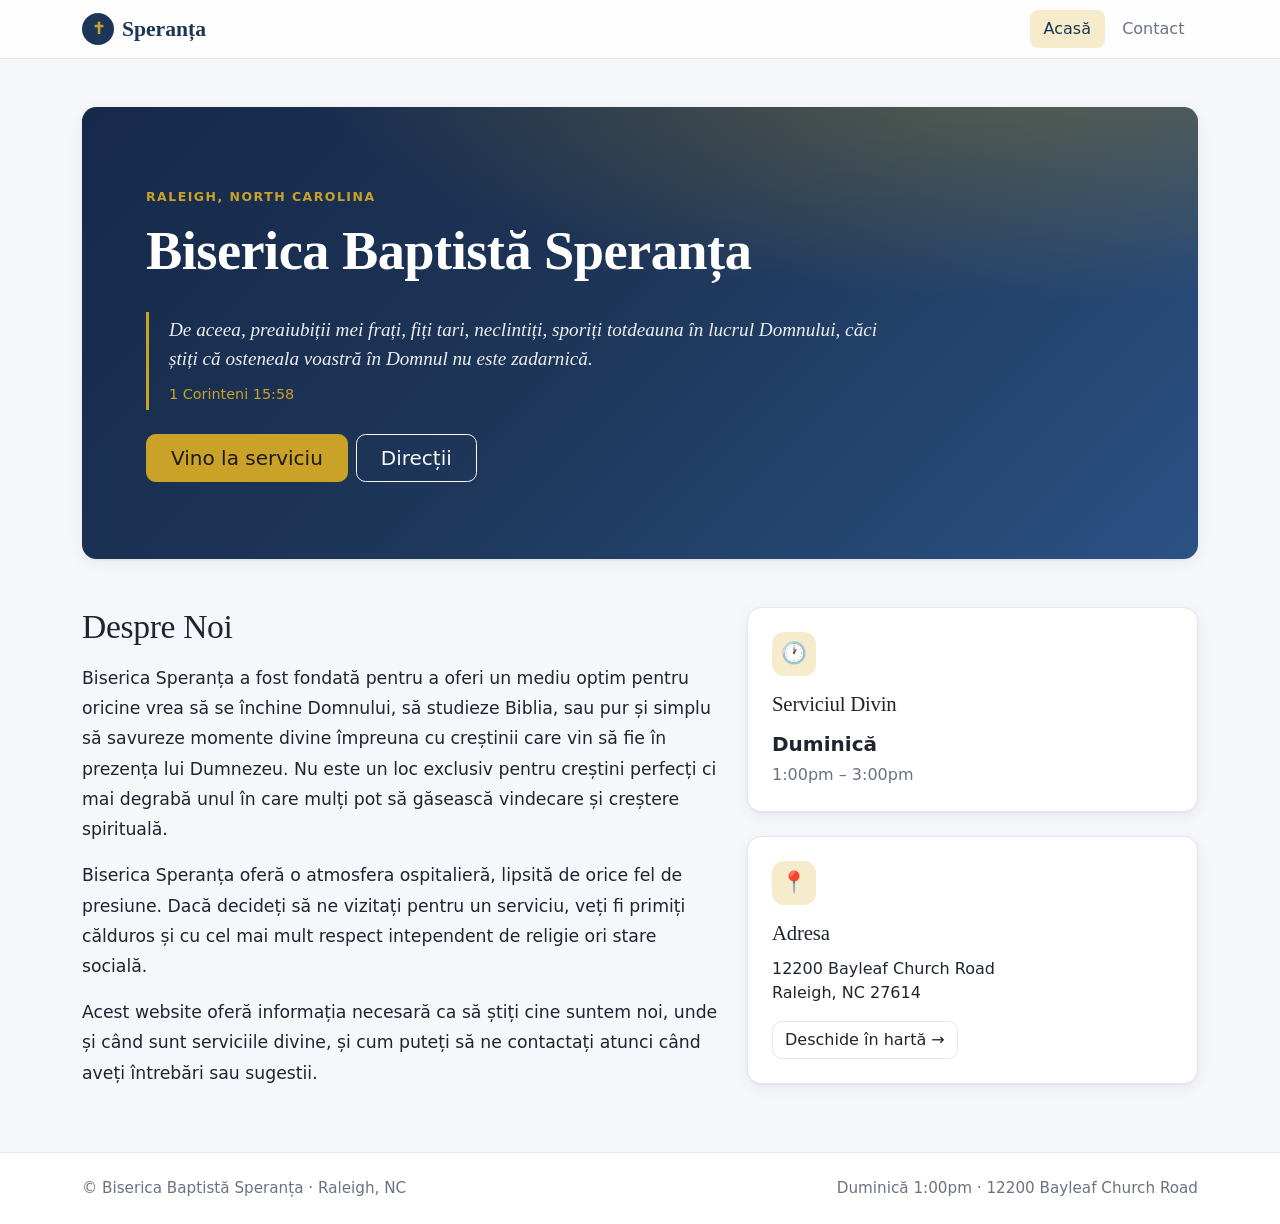
<file: index.html>
<!DOCTYPE html>
<html lang="ro">
<head>
    <meta charset="UTF-8" />
    <title>Biserica Speranta-Acasă</title>
    <meta name="description" content="Biserica Baptista Speranta Raleigh North Carolina, Romanian Speranta Baptist Church" />
    <meta name="keywords" content="moldovan, romanian, biserica in Nord Carolina, biserica in North Carolina, biserica in Raleigh, biserica in Chapel Hill, biserica in Wake Forest, biserica in Durham, church in North Carolina, church in Raleigh, church in Chapel Hill, church in Wake Forest, church in Durham, church in NC, biserica baptista, baptist church, moldoveni in Raleigh, moldoveni in North Carlina, romani in Raleigh, romani in Chapel Hill, romani in Wake Forest, romani in Durham, moldoveni in Raleigh, moldoveni in Chapel Hill, moldoveni in Wake Forest, moldoveni in Durham, romani in North Carolina, moldoveni in North Carolina, curch in wake, biserica in wake, moldovan church in Raleigh, romanian church in Raleigh, hope baptist church, biserica speranta, Durham, Raleigh, Wake Forest, Wake, Chapel Hill, North Carolina." />
    <meta name="author" content="Igor Ghidora | igorrash@yahoo.com | Copyright (c) 2011 Copyright (c) 2009 - 2013 All rights reserved." />
    <meta name="robots" content="index, follow" />
    <meta name="viewport" content="width=device-width, initial-scale=1">
    <meta name="theme-color" content="#1d3557">
    <script src="/assets/theme.js"></script>
    <link rel="stylesheet" href="https://cdn.jsdelivr.net/npm/bootstrap@5.3.3/dist/css/bootstrap.min.css">
    <link rel="stylesheet" href="/assets/site.css">
</head>

<body>
    <nav class="navbar navbar-expand-md sp-navbar sticky-top">
        <div class="container">
            <a class="navbar-brand sp-brand" href="/"><span class="sp-brand-mark">✝</span>Speranța</a>
            <button class="navbar-toggler border-0" type="button" data-bs-toggle="collapse" data-bs-target="#siteNav" aria-controls="siteNav" aria-expanded="false" aria-label="Meniu">
                <span class="navbar-toggler-icon"></span>
            </button>
            <div class="collapse navbar-collapse" id="siteNav">
                <ul class="navbar-nav ms-auto gap-1">
                    <li class="nav-item"><a class="nav-link active" aria-current="page" href="/">Acasă</a></li>
                    <li class="nav-item"><a class="nav-link" href="/contact/">Contact</a></li>
                </ul>
            </div>
        </div>
    </nav>

    <main class="container py-4 py-md-5">
        <section class="sp-hero mb-5">
            <span class="sp-eyebrow">Raleigh, North Carolina</span>
            <h1>Biserica Baptistă Speranța</h1>
            <blockquote class="sp-verse">
                <p>De aceea, preaiubiții mei frați, fiți tari, neclintiți, sporiți totdeauna în lucrul Domnului, căci știți că osteneala voastră în Domnul nu este zadarnică.</p>
                <cite>1 Corinteni 15:58</cite>
            </blockquote>
            <div class="d-flex flex-wrap gap-2 mt-4">
                <a class="btn btn-gold btn-lg px-4" href="/contact/">Vino la serviciu</a>
                <a class="btn btn-outline-light btn-lg px-4" href="https://maps.google.com/?q=12200+Bayleaf+Church+Road+Raleigh+NC+27614" target="_blank" rel="noopener">Direcții</a>
            </div>
        </section>

        <div class="row g-4 align-items-start">
            <div class="col-lg-7">
                <h2 class="sp-section-title">Despre Noi</h2>
                <div class="sp-prose">
                    <p>Biserica Speranța a fost fondată pentru a oferi un mediu optim pentru oricine vrea să se închine Domnului, să studieze Biblia, sau pur și simplu să savureze momente divine împreuna cu creștinii care vin să fie în prezența lui Dumnezeu. Nu este un loc exclusiv pentru creștini perfecți ci mai degrabă unul în care mulți pot să găsească vindecare și creștere spirituală.</p>
                    <p>Biserica Speranța oferă o atmosfera ospitalieră, lipsită de orice fel de presiune. Dacă decideți să ne vizitați pentru un serviciu, veți fi primiți călduros și cu cel mai mult respect intependent de religie ori stare socială. </p>
                    <p>Acest website oferă informația necesară ca să știți cine suntem noi, unde și când sunt serviciile divine, și cum puteți să ne contactați atunci când aveți întrebări sau sugestii.</p>
                </div>
            </div>
            <div class="col-lg-5">
                <div class="d-grid gap-4">
                    <div class="sp-card">
                        <div class="sp-icon">🕐</div>
                        <h3>Serviciul Divin</h3>
                        <p class="mb-1 fs-5 fw-semibold">Duminică</p>
                        <p class="sp-muted mb-0">1:00pm – 3:00pm</p>
                    </div>
                    <div class="sp-card">
                        <div class="sp-icon">📍</div>
                        <h3>Adresa</h3>
                        <p class="mb-3">12200 Bayleaf Church Road<br>Raleigh, NC 27614</p>
                        <a class="btn btn-soft" href="https://maps.google.com/?q=12200+Bayleaf+Church+Road+Raleigh+NC+27614" target="_blank" rel="noopener">Deschide în hartă →</a>
                    </div>
                </div>
            </div>
        </div>
    </main>

    <footer class="sp-footer py-4">
        <div class="container d-flex flex-column flex-md-row justify-content-between gap-2">
            <span>© Biserica Baptistă Speranța · Raleigh, NC</span>
            <span>Duminică 1:00pm · 12200 Bayleaf Church Road</span>
        </div>
    </footer>
    <script src="https://cdn.jsdelivr.net/npm/bootstrap@5.3.3/dist/js/bootstrap.bundle.min.js"></script>
</body>
</html>
</file>
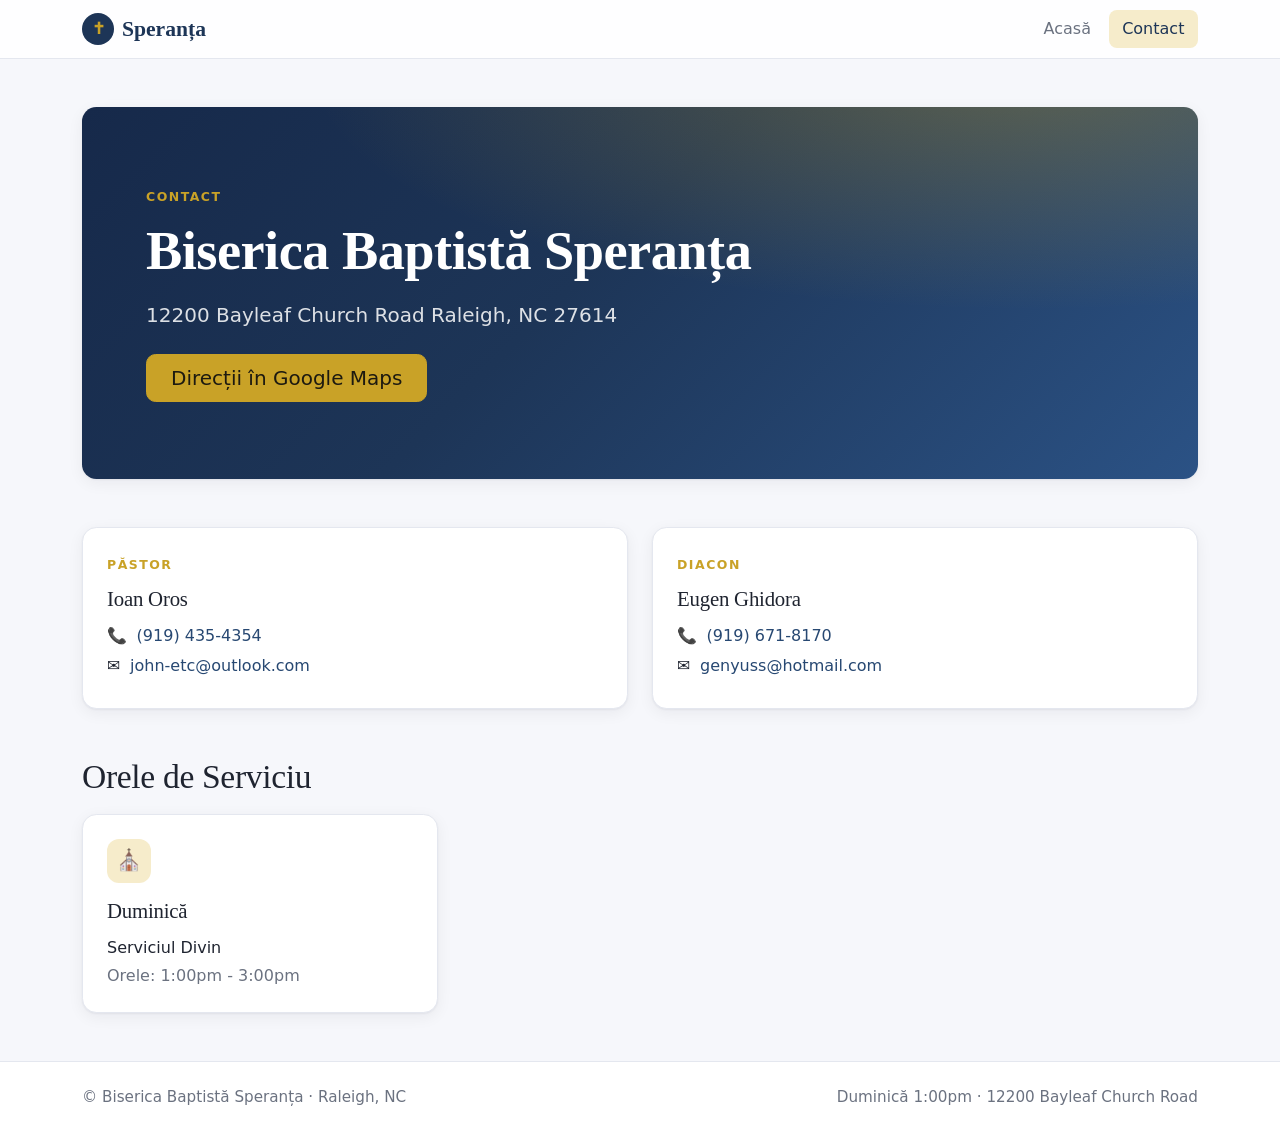
<file: contact/index.html>
<!DOCTYPE html>
<html lang="ro">
<head>
    <title>Biserica Speranta-Contacte</title>
    <meta charset="utf-8" />
    <meta name="viewport" content="width=device-width, initial-scale=1" />
    <meta name="theme-color" content="#1d3557">
    <script src="/assets/theme.js"></script>
    <link rel="stylesheet" href="https://cdn.jsdelivr.net/npm/bootstrap@5.3.3/dist/css/bootstrap.min.css">
    <link rel="stylesheet" href="/assets/site.css">
</head>

<body>
    <nav class="navbar navbar-expand-md sp-navbar sticky-top">
        <div class="container">
            <a class="navbar-brand sp-brand" href="/"><span class="sp-brand-mark">✝</span>Speranța</a>
            <button class="navbar-toggler border-0" type="button" data-bs-toggle="collapse" data-bs-target="#siteNav" aria-controls="siteNav" aria-expanded="false" aria-label="Meniu">
                <span class="navbar-toggler-icon"></span>
            </button>
            <div class="collapse navbar-collapse" id="siteNav">
                <ul class="navbar-nav ms-auto gap-1">
                    <li class="nav-item"><a class="nav-link" href="/">Acasă</a></li>
                    <li class="nav-item"><a class="nav-link active" aria-current="page" href="/contact/">Contact</a></li>
                </ul>
            </div>
        </div>
    </nav>

    <main class="container py-4 py-md-5">
        <section class="sp-hero mb-5">
            <span class="sp-eyebrow">Contact</span>
            <h1>Biserica Baptistă Speranța</h1>
            <p class="lead mb-4">12200 Bayleaf Church Road Raleigh, NC 27614</p>
            <a class="btn btn-gold btn-lg px-4" href="https://maps.google.com/?q=12200+Bayleaf+Church+Road+Raleigh+NC+27614" target="_blank" rel="noopener">Direcții în Google Maps</a>
        </section>

        <div class="row g-4 mb-5">
            <div class="col-md-6">
                <div class="sp-card">
                    <span class="sp-eyebrow">Păstor</span>
                    <h3>Ioan Oros</h3>
                    <div class="sp-contact-line">📞 <a href="tel:+19194354354">(919) 435-4354</a></div>
                    <div class="sp-contact-line">✉️ <a href="mailto:john-etc@outlook.com">john-etc@outlook.com</a></div>
                </div>
            </div>
            <div class="col-md-6">
                <div class="sp-card">
                    <span class="sp-eyebrow">Diacon</span>
                    <h3>Eugen Ghidora</h3>
                    <div class="sp-contact-line">📞 <a href="tel:+19196718170">(919) 671-8170</a></div>
                    <div class="sp-contact-line">✉️ <a href="mailto:genyuss@hotmail.com">genyuss@hotmail.com</a></div>
                </div>
            </div>
        </div>

        <h2 class="sp-section-title">Orele de Serviciu</h2>
        <div class="row g-4">
            <div class="col-sm-6 col-lg-4">
                <div class="sp-card">
                    <div class="sp-icon">⛪</div>
                    <h3>Duminică</h3>
                    <p class="mb-1">Serviciul Divin</p>
                    <p class="sp-muted mb-0">Orele: 1:00pm - 3:00pm</p>
                </div>
            </div>
        </div>
    </main>

    <footer class="sp-footer py-4">
        <div class="container d-flex flex-column flex-md-row justify-content-between gap-2">
            <span>© Biserica Baptistă Speranța · Raleigh, NC</span>
            <span>Duminică 1:00pm · 12200 Bayleaf Church Road</span>
        </div>
    </footer>
    <script src="https://cdn.jsdelivr.net/npm/bootstrap@5.3.3/dist/js/bootstrap.bundle.min.js"></script>
</body>
</html>
</file>
<file: assets/site.css>
/* Shared look for sperantanc.com, on top of Bootstrap 5.3.
   Light and dark follow the device setting (see assets/theme.js). */

:root,
[data-bs-theme="light"] {
  --sp-navy: #1d3557;
  --sp-navy-2: #274872;
  --sp-gold: #c9a227;
  --sp-gold-soft: #f6eccb;
  --sp-bg: #f6f7fb;
  --sp-surface: #ffffff;
  --sp-border: #e4e7ef;
  --sp-text: #1f2430;
  --sp-muted: #6b7280;
  --sp-chord: #c62828;
  --sp-shadow: 0 1px 2px rgba(16, 24, 40, 0.05), 0 4px 16px rgba(16, 24, 40, 0.06);

  --bs-body-bg: var(--sp-bg);
  --bs-body-color: var(--sp-text);
  --bs-border-color: var(--sp-border);
  --bs-primary: var(--sp-navy);
  --bs-primary-rgb: 29, 53, 87;
  --bs-link-color: var(--sp-navy-2);
  --bs-link-color-rgb: 39, 72, 114;
  --bs-link-hover-color: var(--sp-gold);
  --bs-border-radius: 0.6rem;
  --bs-border-radius-lg: 0.9rem;
}

[data-bs-theme="dark"] {
  --sp-navy: #8fb3e8;
  --sp-navy-2: #a9c5ee;
  --sp-gold: #e2bf4f;
  --sp-gold-soft: #3a3220;
  --sp-bg: #10141c;
  --sp-surface: #181e29;
  --sp-border: #2a3343;
  --sp-text: #e6e9ef;
  --sp-muted: #9aa3b2;
  --sp-chord: #ff6b6b;
  --sp-shadow: 0 1px 2px rgba(0, 0, 0, 0.4), 0 4px 16px rgba(0, 0, 0, 0.3);

  --bs-body-bg: var(--sp-bg);
  --bs-body-color: var(--sp-text);
  --bs-border-color: var(--sp-border);
  --bs-primary: var(--sp-navy);
  --bs-primary-rgb: 143, 179, 232;
  --bs-link-color: var(--sp-navy-2);
  --bs-link-color-rgb: 169, 197, 238;
  --bs-link-hover-color: var(--sp-gold);
  --bs-secondary-bg: #1f2633;
  --bs-tertiary-bg: #1c2230;
}

body {
  font-family: system-ui, -apple-system, "Segoe UI", Roboto, "Helvetica Neue", Arial, sans-serif;
  -webkit-font-smoothing: antialiased;
  min-height: 100vh;
  display: flex;
  flex-direction: column;
}

h1, h2, h3, .sp-serif {
  font-family: "Iowan Old Style", "Palatino Linotype", Palatino, Georgia, "Times New Roman", serif;
  letter-spacing: -0.01em;
}

/* ---------- Buttons ---------- */
.btn { border-radius: 0.6rem; font-weight: 500; }
.btn-primary {
  --bs-btn-bg: #1d3557; --bs-btn-border-color: #1d3557;
  --bs-btn-hover-bg: #274872; --bs-btn-hover-border-color: #274872;
  --bs-btn-active-bg: #16294a; --bs-btn-active-border-color: #16294a;
  --bs-btn-color: #fff; --bs-btn-hover-color: #fff;
}
[data-bs-theme="dark"] .btn-primary {
  --bs-btn-bg: #3f6aa8; --bs-btn-border-color: #3f6aa8;
  --bs-btn-hover-bg: #5181c4; --bs-btn-hover-border-color: #5181c4;
}
.btn-gold {
  --bs-btn-bg: var(--sp-gold); --bs-btn-border-color: var(--sp-gold);
  --bs-btn-hover-bg: #b38e1c; --bs-btn-hover-border-color: #b38e1c;
  --bs-btn-color: #1d1a10; --bs-btn-hover-color: #1d1a10;
  --bs-btn-active-bg: #a07f18; --bs-btn-active-color: #1d1a10;
}
.btn-soft {
  --bs-btn-bg: var(--sp-surface); --bs-btn-border-color: var(--sp-border);
  --bs-btn-color: var(--sp-text);
  --bs-btn-hover-bg: var(--bs-tertiary-bg); --bs-btn-hover-border-color: var(--sp-border);
  --bs-btn-hover-color: var(--sp-text);
  --bs-btn-active-bg: var(--bs-secondary-bg); --bs-btn-active-color: var(--sp-text);
}

/* ---------- Site header / footer ---------- */
.sp-navbar {
  background: color-mix(in srgb, var(--sp-surface) 85%, transparent);
  backdrop-filter: saturate(160%) blur(10px);
  -webkit-backdrop-filter: saturate(160%) blur(10px);
  border-bottom: 1px solid var(--sp-border);
}
.sp-brand {
  font-family: "Iowan Old Style", "Palatino Linotype", Palatino, Georgia, serif;
  font-weight: 700; font-size: 1.35rem; color: var(--sp-navy) !important;
  display: inline-flex; align-items: center; gap: 0.5rem;
}
.sp-brand-mark {
  width: 2rem; height: 2rem; border-radius: 50%;
  display: inline-grid; place-items: center;
  background: var(--sp-navy); color: var(--sp-gold); font-size: 1rem;
}
[data-bs-theme="dark"] .sp-brand-mark { background: var(--sp-gold); color: #10141c; }
.sp-navbar .nav-link { font-weight: 500; color: var(--sp-muted); border-radius: 0.5rem; padding: 0.45rem 0.85rem !important; }
.sp-navbar .nav-link:hover { color: var(--sp-text); background: var(--bs-tertiary-bg); }
.sp-navbar .nav-link.active { color: var(--sp-navy); background: var(--sp-gold-soft); }

.sp-footer {
  margin-top: auto;
  border-top: 1px solid var(--sp-border);
  background: var(--sp-surface);
  color: var(--sp-muted);
  font-size: 0.95rem;
}
.sp-footer a { color: inherit; }

/* ---------- Content blocks ---------- */
.sp-hero {
  position: relative;
  overflow: hidden;
  color: #fff;
  background:
    radial-gradient(1200px 400px at 85% -10%, rgba(201, 162, 39, 0.35), transparent 60%),
    linear-gradient(135deg, #16294a 0%, #1d3557 45%, #2b5285 100%);
  border-radius: var(--bs-border-radius-lg);
  padding: clamp(2.5rem, 6vw, 5rem) clamp(1.5rem, 5vw, 4rem);
  box-shadow: var(--sp-shadow);
}
.sp-hero h1 { font-size: clamp(2rem, 5vw, 3.4rem); font-weight: 700; margin-bottom: 1rem; }
.sp-hero .lead { color: rgba(255, 255, 255, 0.85); max-width: 46rem; }
.sp-eyebrow {
  display: inline-block; text-transform: uppercase; letter-spacing: 0.12em;
  font-size: 0.78rem; font-weight: 600; color: var(--sp-gold); margin-bottom: 0.75rem;
}
.sp-verse {
  border-left: 3px solid var(--sp-gold);
  padding: 0.25rem 0 0.25rem 1.25rem;
  margin: 1.75rem 0 0;
  max-width: 46rem;
}
.sp-verse p { font-family: "Iowan Old Style", "Palatino Linotype", Palatino, Georgia, serif; font-size: 1.2rem; font-style: italic; margin-bottom: 0.5rem; color: rgba(255,255,255,0.92); }
.sp-verse cite { font-style: normal; font-size: 0.9rem; color: var(--sp-gold); }

.sp-card {
  background: var(--sp-surface);
  border: 1px solid var(--sp-border);
  border-radius: var(--bs-border-radius-lg);
  box-shadow: var(--sp-shadow);
  padding: 1.5rem;
  height: 100%;
}
.sp-card h3 { font-size: 1.3rem; margin-bottom: 0.75rem; }
.sp-icon {
  width: 2.75rem; height: 2.75rem; border-radius: 0.75rem;
  display: inline-grid; place-items: center; font-size: 1.3rem;
  background: var(--sp-gold-soft); margin-bottom: 1rem;
}
.sp-muted { color: var(--sp-muted); }
.sp-section-title { font-size: clamp(1.6rem, 3vw, 2.1rem); margin-bottom: 1rem; }
.sp-prose p { font-size: 1.08rem; line-height: 1.75; }

.sp-contact-line { display: flex; align-items: center; gap: 0.6rem; margin-bottom: 0.4rem; }
.sp-contact-line a { text-decoration: none; }
.sp-contact-line a:hover { text-decoration: underline; }

/* ---------- Forms and tables ---------- */
.form-control, .form-select { border-radius: 0.6rem; }
.form-control:focus, .form-select:focus {
  border-color: var(--sp-gold);
  box-shadow: 0 0 0 0.2rem color-mix(in srgb, var(--sp-gold) 30%, transparent);
}
.sp-table { --bs-table-bg: transparent; margin: 0; }
.sp-table thead th {
  font-size: 0.78rem; text-transform: uppercase; letter-spacing: 0.06em;
  color: var(--sp-muted); font-weight: 600; border-bottom-width: 1px;
  white-space: nowrap; user-select: none;
}
.sp-table tbody tr { cursor: pointer; transition: background 0.12s; }
.sp-table tbody tr:hover { background: var(--bs-tertiary-bg); }
.sp-table td { padding-top: 0.75rem; padding-bottom: 0.75rem; }
.sp-table th.sortableCol { cursor: pointer; }
.sp-table th.sortableCol:hover { color: var(--sp-text); }
.sp-table th.sorted::after { content: " ▾"; }
.sp-table th.sorted.desc::after { content: " ▴"; }

.modal-content { border: 1px solid var(--sp-border); border-radius: var(--bs-border-radius-lg); box-shadow: 0 20px 60px rgba(0,0,0,0.25); }
.modal-header { border-bottom-color: var(--sp-border); }
.modal-footer { border-top-color: var(--sp-border); }
.dropdown-menu { border-radius: 0.75rem; border-color: var(--sp-border); box-shadow: var(--sp-shadow); padding: 0.4rem; }
.dropdown-item { border-radius: 0.5rem; padding: 0.55rem 0.8rem; }
</file>
